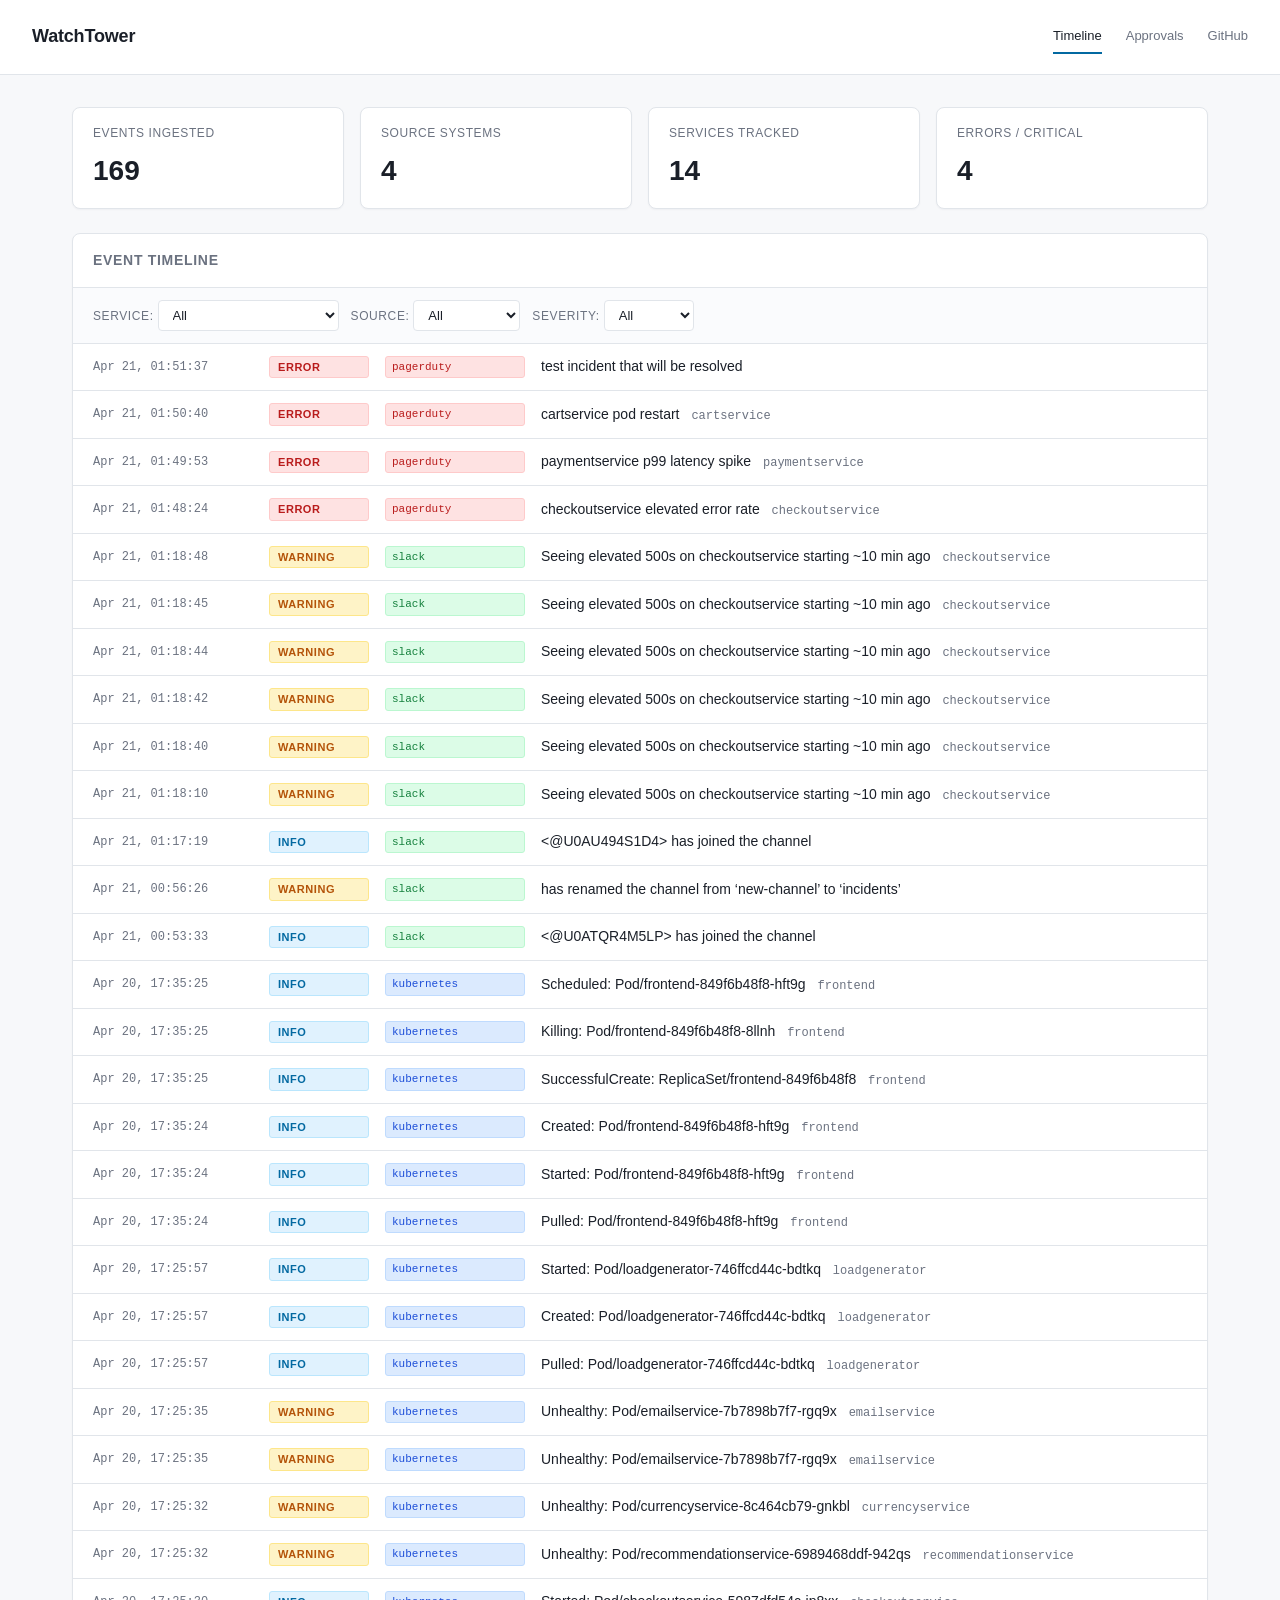
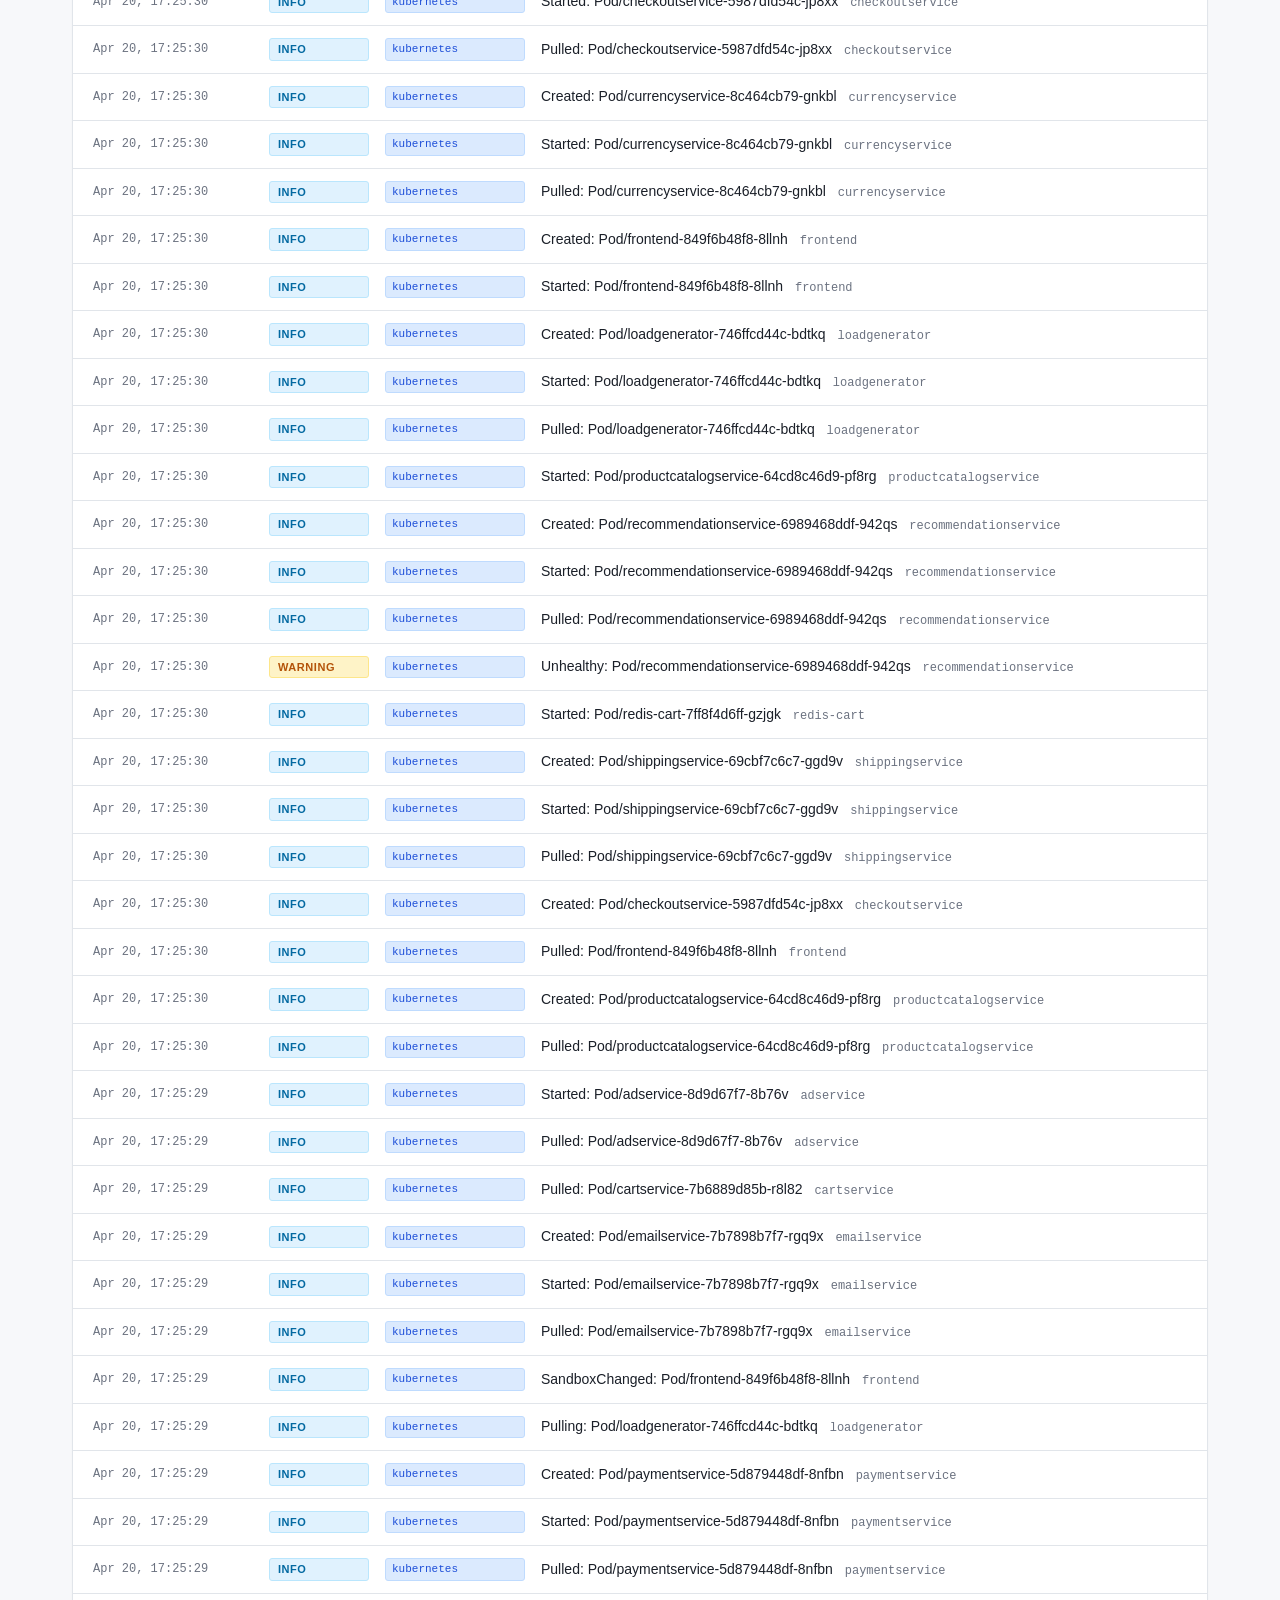
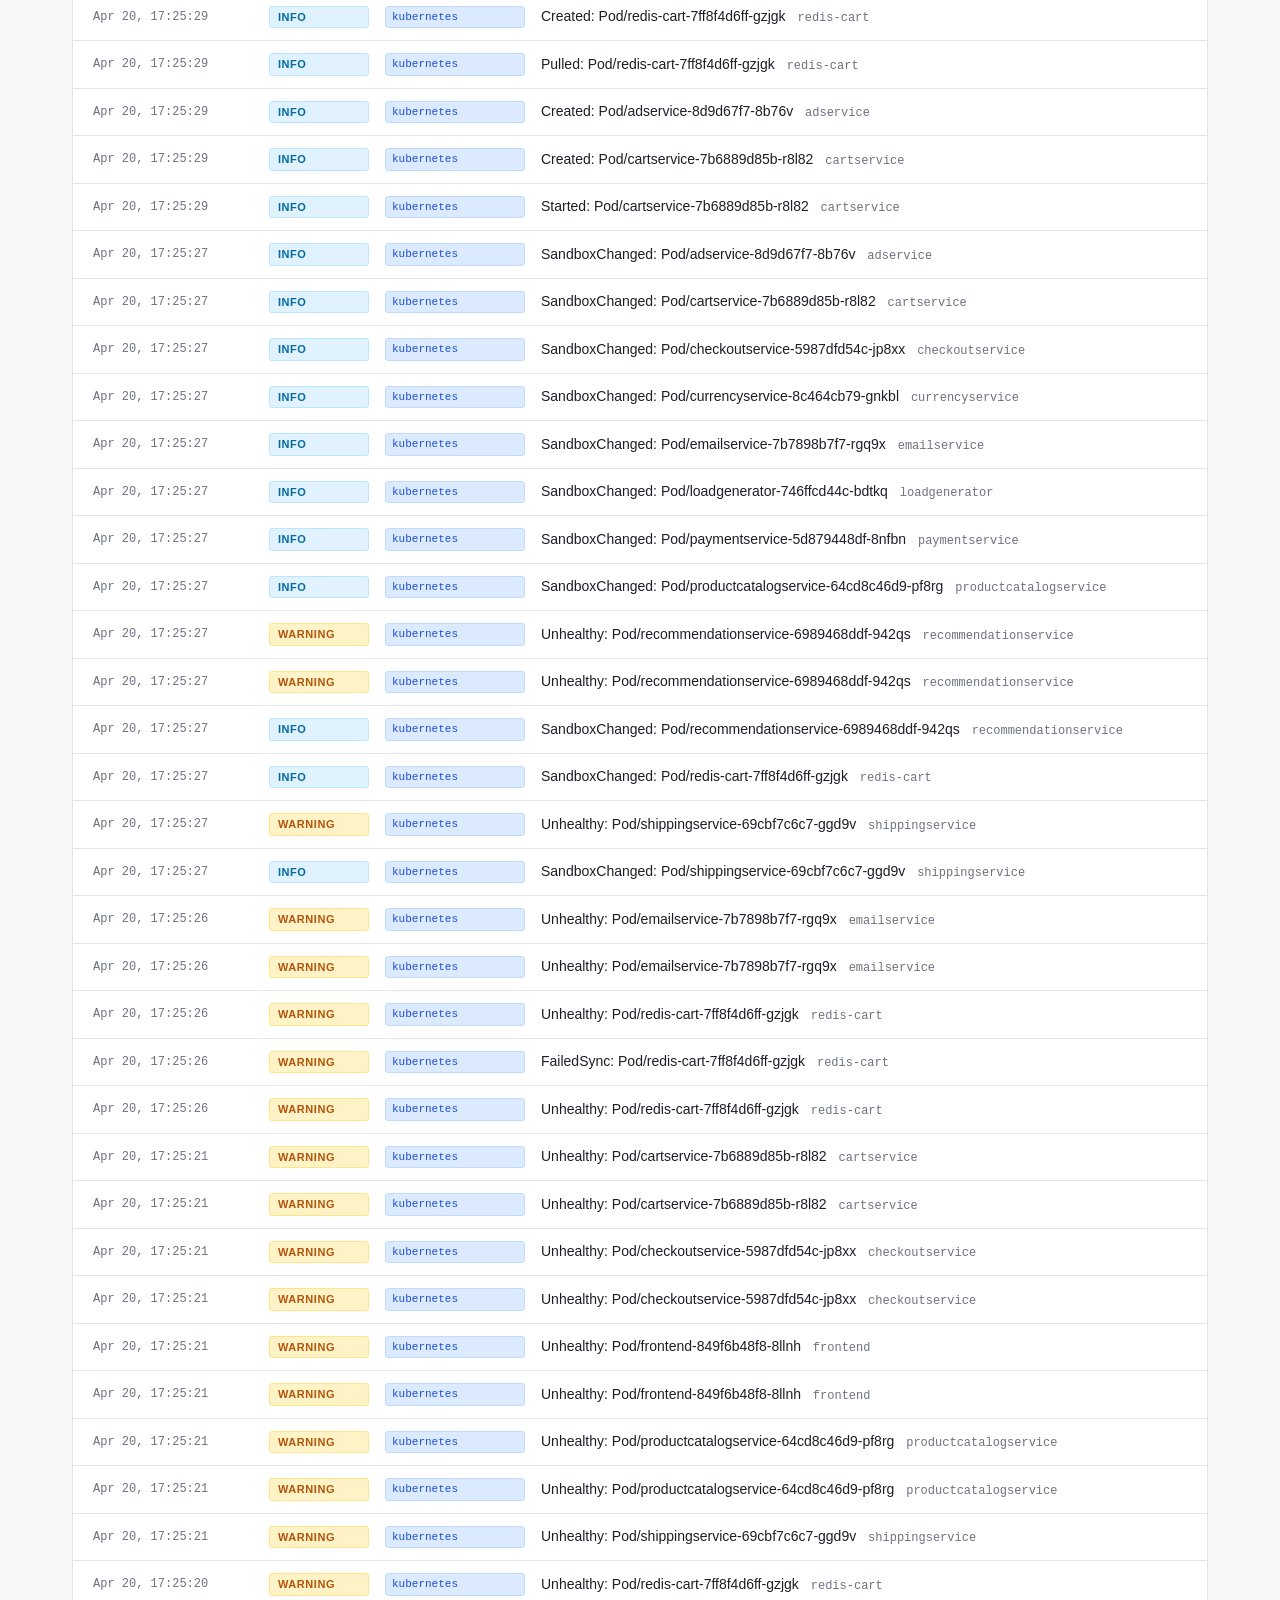
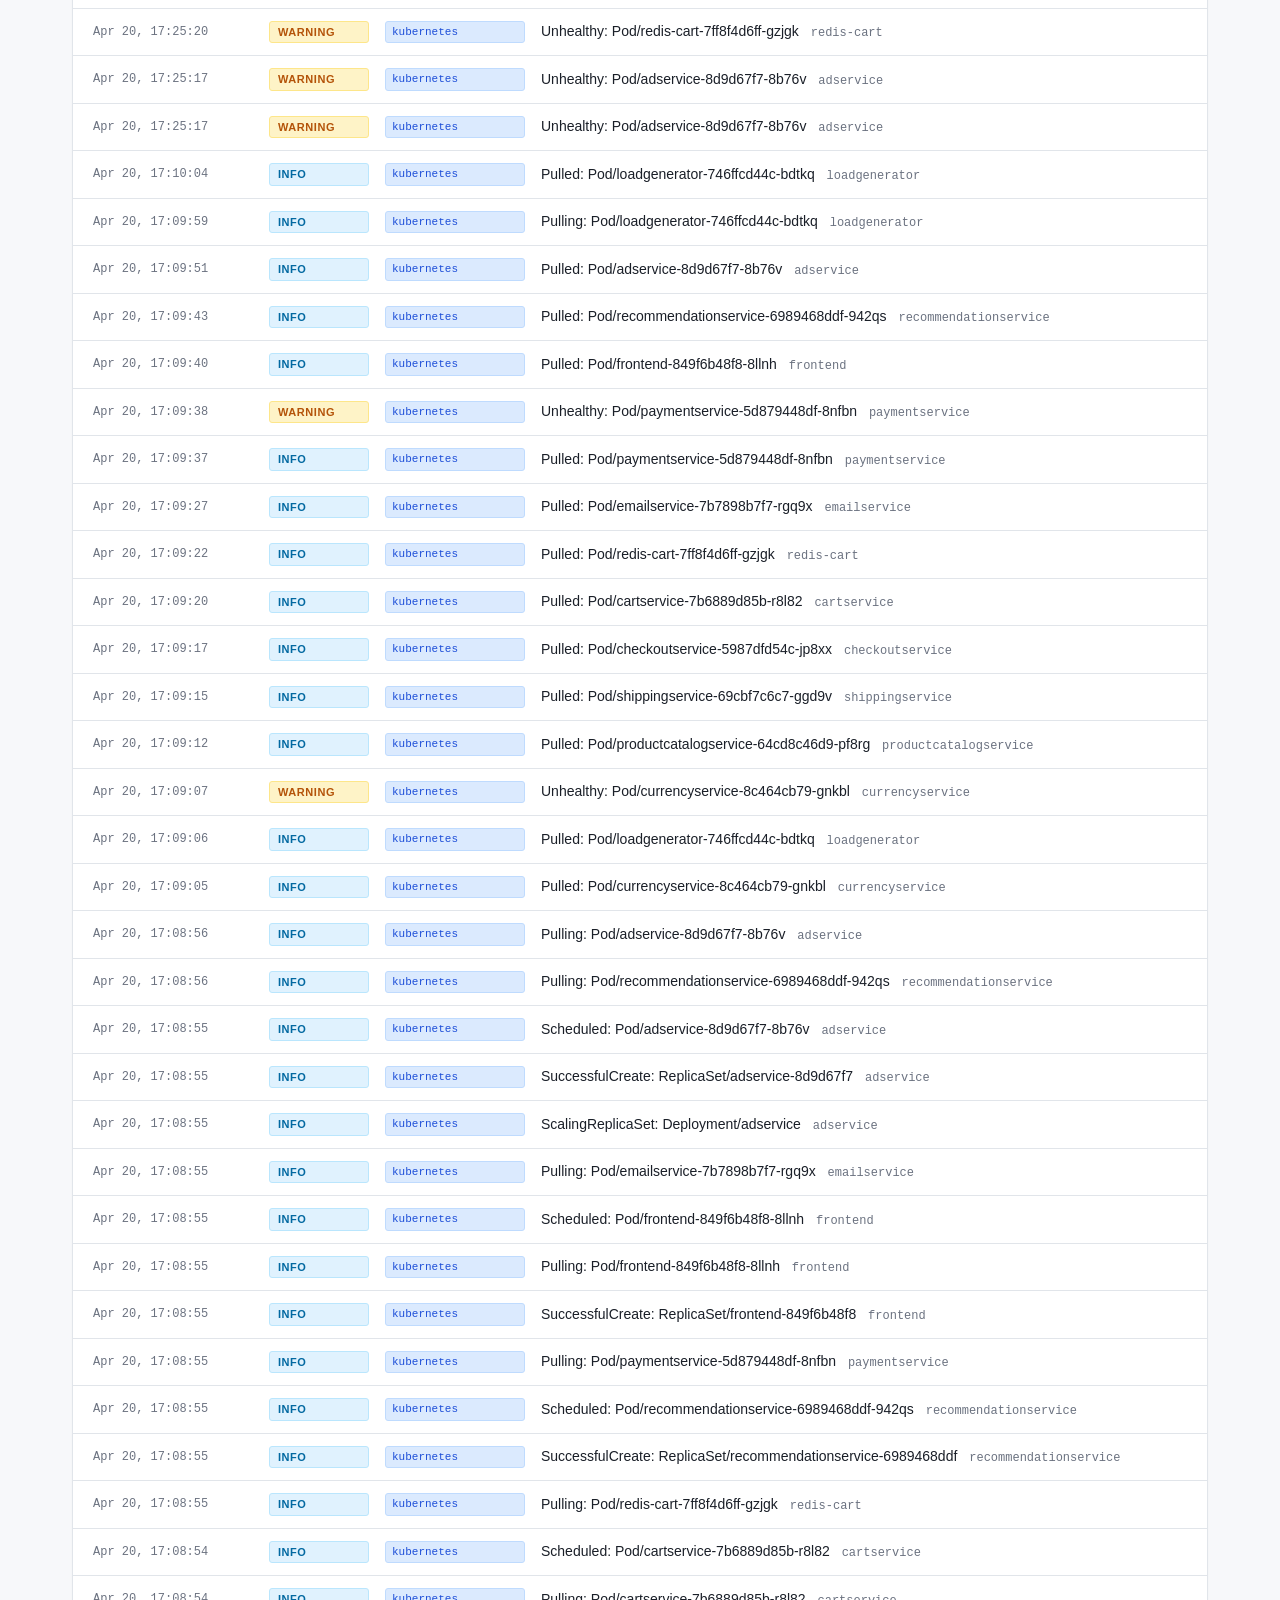
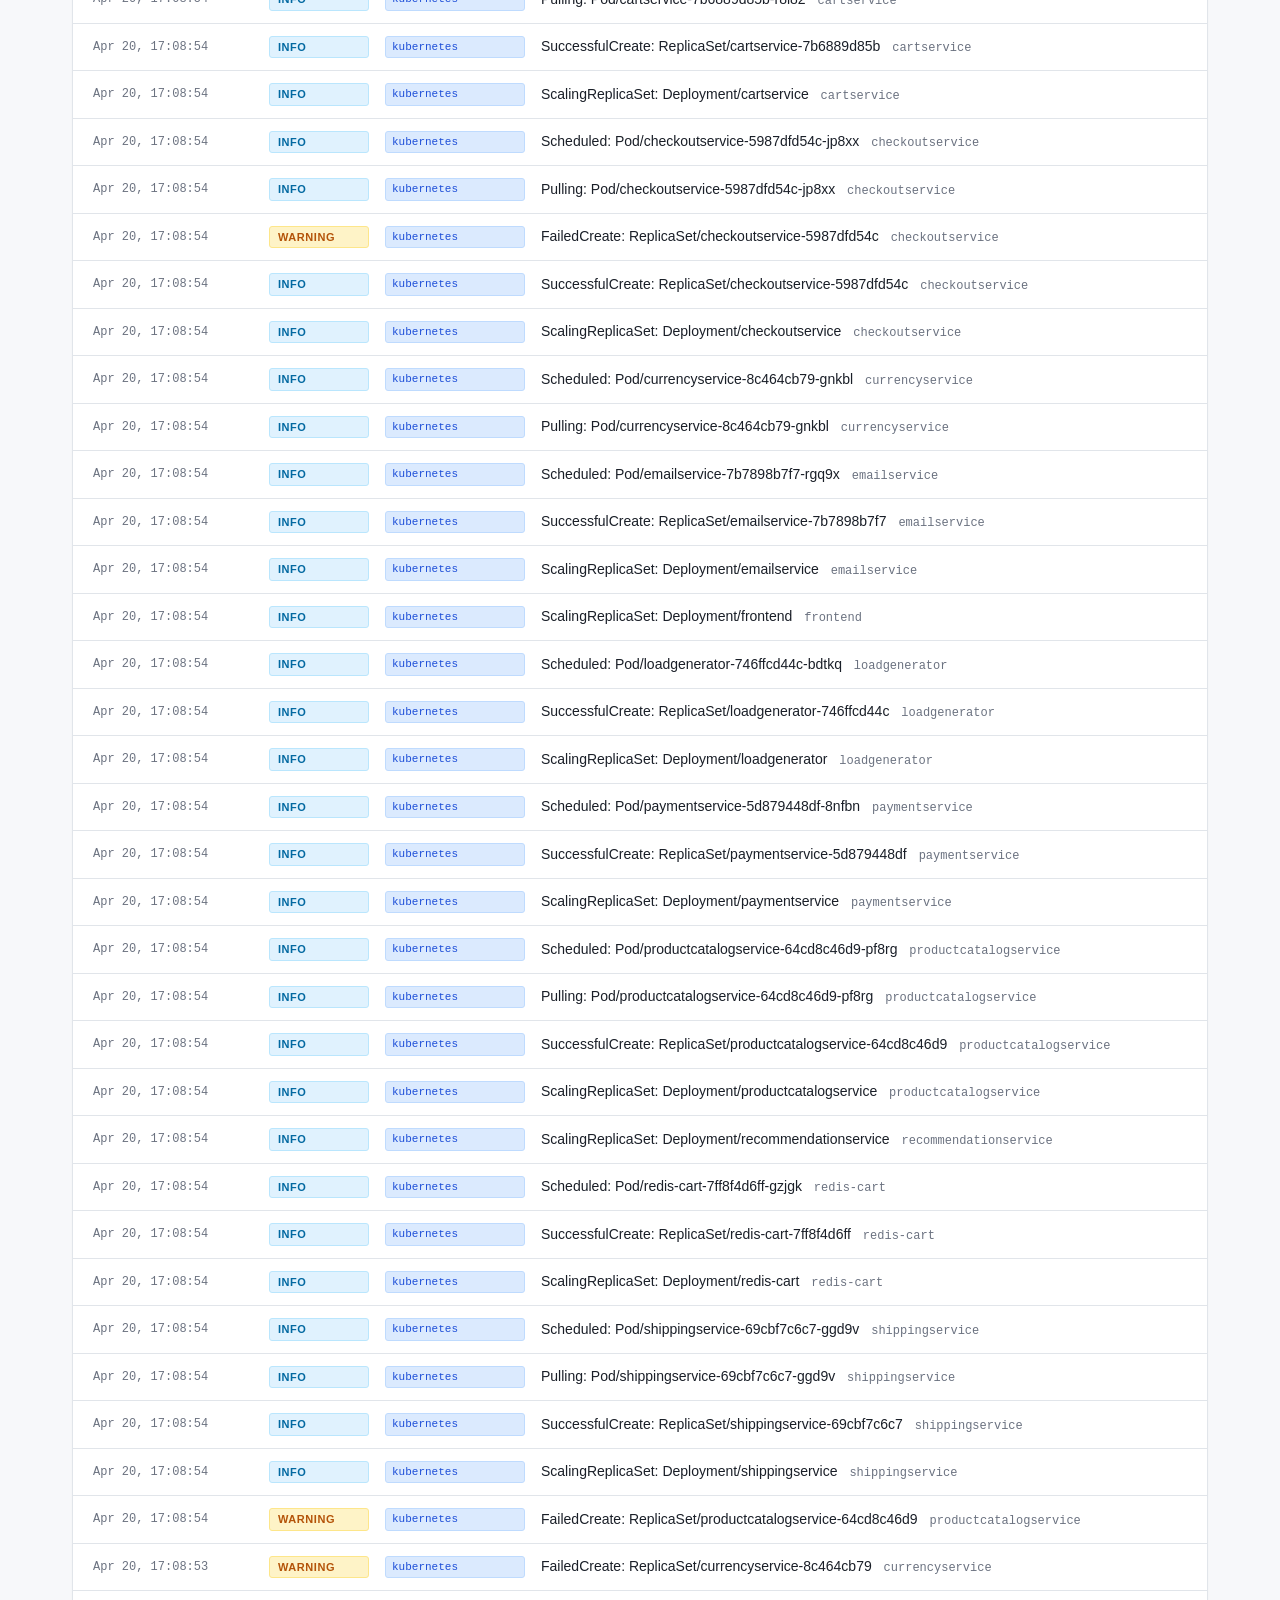
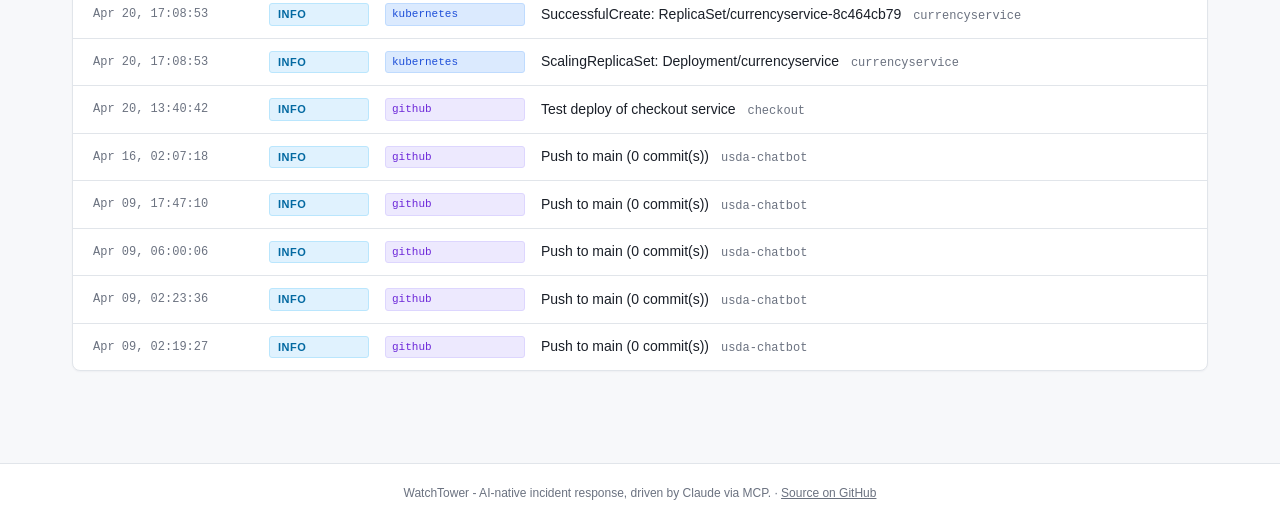
<file: index.html>
<!DOCTYPE html>
<html lang="en">
<head>
  <meta charset="UTF-8">
  <meta name="viewport" content="width=device-width, initial-scale=1.0">
  <title>WatchTower - Timeline</title>
  <link rel="stylesheet" href="css/style.css">
</head>
<body>
  <header>
    <h1><a href="index.html">WatchTower</a></h1>
    <nav>
      <a href="index.html" class="active">Timeline</a>
      <a href="approvals.html">Approvals</a>
      <a href="https://github.com/Aruthrasathishkumar/Watchtower-MCP-server-for-incident-response" target="_blank">GitHub</a>
    </nav>
  </header>
  <main>
    <div class="stat-grid" id="stats"></div>
    <div class="panel">
      <h2>Event timeline</h2>
      <div class="filters">
        <label>Service:
          <select id="filter-service"><option value="">All</option></select>
        </label>
        <label>Source:
          <select id="filter-source"><option value="">All</option></select>
        </label>
        <label>Severity:
          <select id="filter-severity">
            <option value="">All</option>
            <option value="info">Info</option>
            <option value="warning">Warning</option>
            <option value="error">Error</option>
            <option value="critical">Critical</option>
          </select>
        </label>
      </div>
      <div class="timeline" id="timeline"></div>
    </div>
  </main>
  <footer>
    WatchTower - AI-native incident response, driven by Claude via MCP.
    · <a href="https://github.com/Aruthrasathishkumar/Watchtower-MCP-server-for-incident-response" target="_blank">Source on GitHub</a>
  </footer>
  <script src="js/timeline.js"></script>
</body>
</html>
</file>
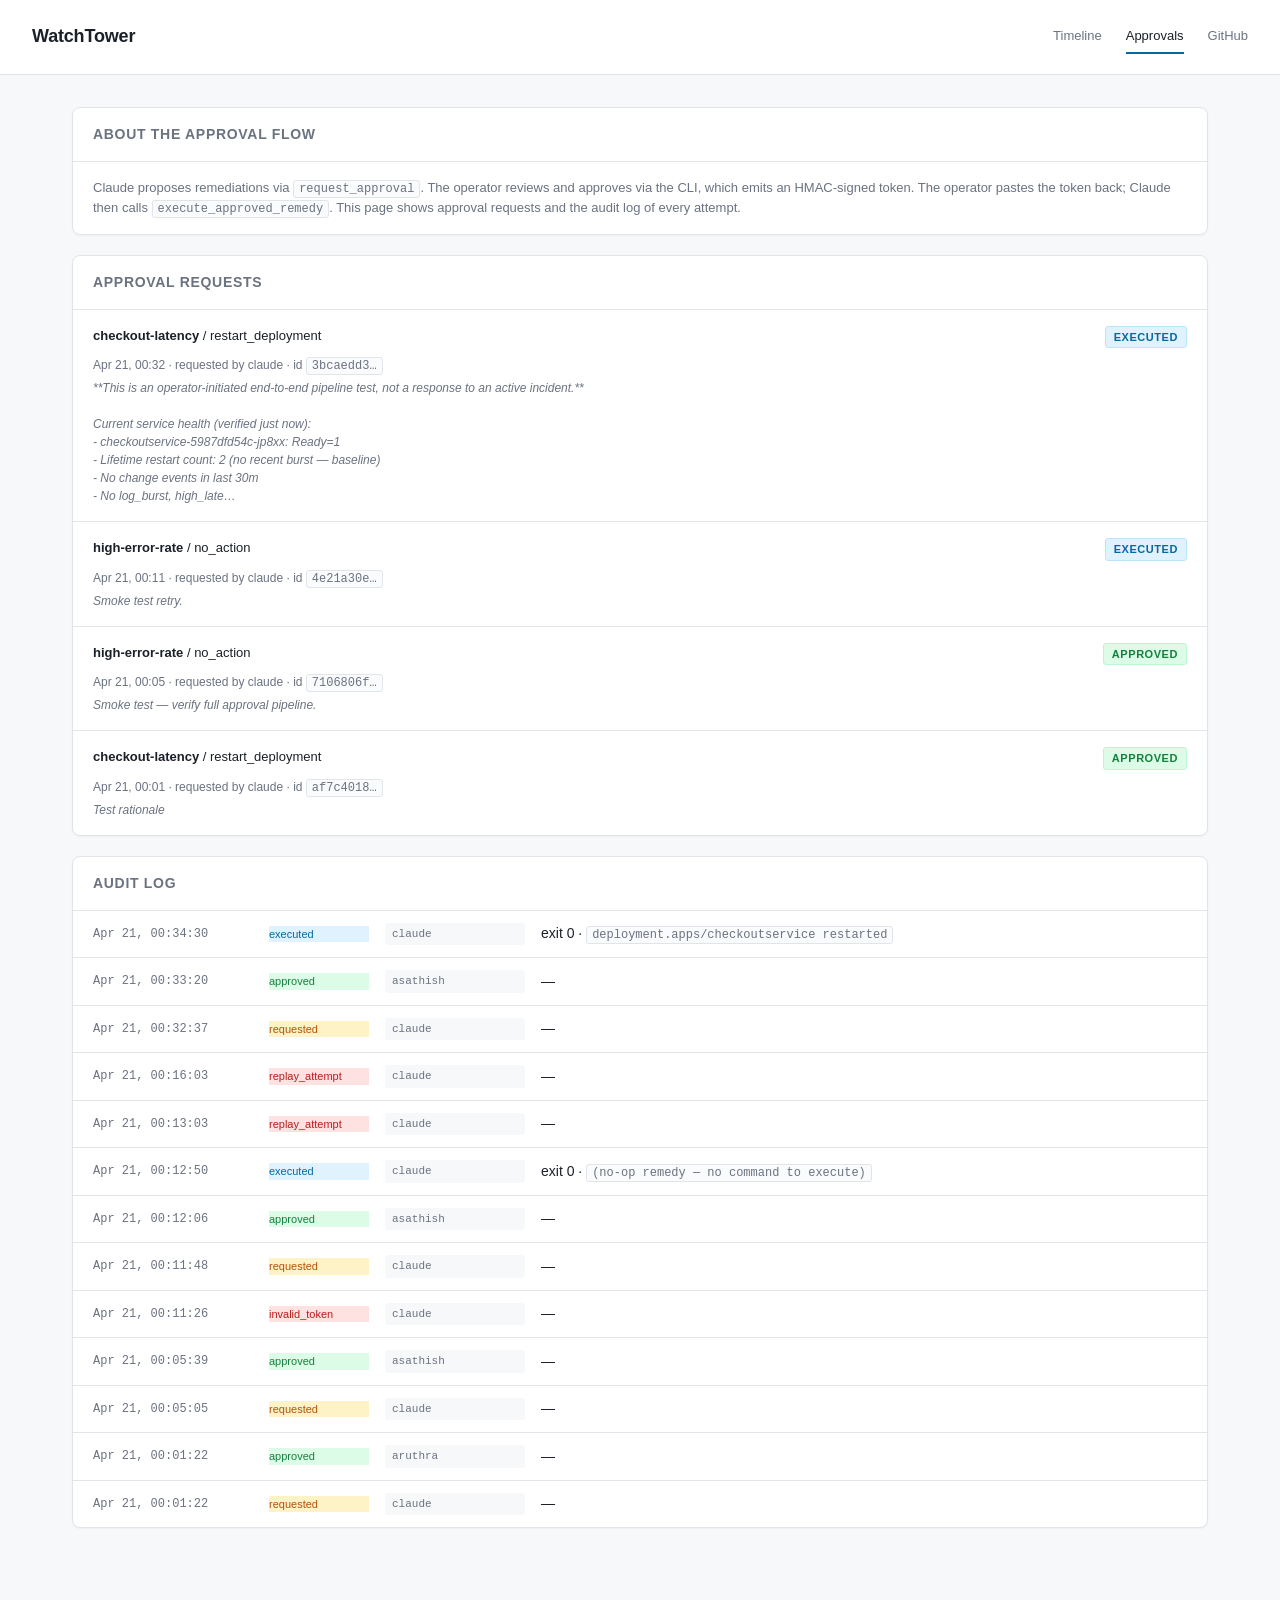
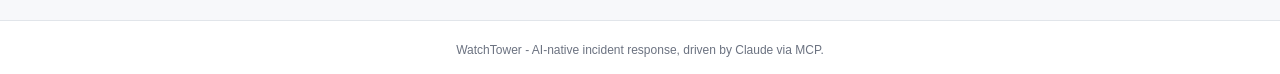
<file: approvals.html>
<!DOCTYPE html>
<html lang="en">
<head>
  <meta charset="UTF-8">
  <meta name="viewport" content="width=device-width, initial-scale=1.0">
  <title>WatchTower - Approvals</title>
  <link rel="stylesheet" href="css/style.css">
</head>
<body>
  <header>
    <h1><a href="index.html">WatchTower</a></h1>
    <nav>
      <a href="index.html">Timeline</a>
      <a href="approvals.html" class="active">Approvals</a>
      <a href="https://github.com/Aruthrasathishkumar/Watchtower-MCP-server-for-incident-response" target="_blank">GitHub</a>
    </nav>
  </header>
  <main>
    <div class="panel">
      <h2>About the approval flow</h2>
      <div class="kv-list" style="padding: 16px 20px;">
        <p style="margin: 0; font-size: 13px; color: var(--text-dim);">
          Claude proposes remediations via <code>request_approval</code>. The operator
          reviews and approves via the CLI, which emits an HMAC-signed token. The operator
          pastes the token back; Claude then calls <code>execute_approved_remedy</code>.
          This page shows approval requests and the audit log of every attempt.
        </p>
      </div>
    </div>
    <div class="panel">
      <h2>Approval requests</h2>
      <div id="approvals-list"></div>
    </div>
    <div class="panel">
      <h2>Audit log</h2>
      <div id="audit-list"></div>
    </div>
  </main>
  <footer>
    WatchTower - AI-native incident response, driven by Claude via MCP.
  </footer>
  <script src="js/approvals.js"></script>
</body>
</html>
</file>
<file: css/style.css>
/* WatchTower - minimal incident response UI (light theme) */

:root {
  --bg: #f7f8fa;
  --bg-panel: #ffffff;
  --bg-panel-hover: #f0f3f7;
  --border: #e1e5ea;
  --text: #1a1f28;
  --text-dim: #6b7280;
  --accent: #0369a1;
  --sev-info: #0369a1;
  --sev-warning: #b45309;
  --sev-error: #b91c1c;
  --sev-critical: #7f1d1d;
  --source-github: #6d28d9;
  --source-kubernetes: #1d4ed8;
  --source-slack: #15803d;
  --source-pagerduty: #b91c1c;
  --mono: 'SF Mono', ui-monospace, 'JetBrains Mono', Menlo, Consolas, monospace;
}

* { box-sizing: border-box; }

body {
  margin: 0;
  background: var(--bg);
  color: var(--text);
  font-family: -apple-system, BlinkMacSystemFont, "Segoe UI", Roboto, sans-serif;
  font-size: 14px;
  line-height: 1.5;
}

header {
  padding: 20px 32px;
  background: var(--bg-panel);
  border-bottom: 1px solid var(--border);
  display: flex;
  align-items: center;
  justify-content: space-between;
}

header h1 {
  margin: 0;
  font-size: 18px;
  font-weight: 600;
  letter-spacing: -0.01em;
}

header h1 a {
  color: var(--text);
  text-decoration: none;
}

nav {
  display: flex;
  gap: 24px;
}

nav a {
  color: var(--text-dim);
  text-decoration: none;
  font-size: 13px;
  font-weight: 500;
  padding: 6px 0;
  border-bottom: 2px solid transparent;
}

nav a.active, nav a:hover {
  color: var(--text);
  border-bottom-color: var(--accent);
}

main {
  max-width: 1200px;
  margin: 0 auto;
  padding: 32px;
}

.panel {
  background: var(--bg-panel);
  border: 1px solid var(--border);
  border-radius: 8px;
  margin-bottom: 20px;
  box-shadow: 0 1px 2px rgba(15, 23, 42, 0.04);
}

.panel h2 {
  margin: 0;
  padding: 16px 20px;
  border-bottom: 1px solid var(--border);
  font-size: 14px;
  font-weight: 600;
  text-transform: uppercase;
  letter-spacing: 0.05em;
  color: var(--text-dim);
}

.filters {
  display: flex;
  gap: 12px;
  padding: 12px 20px;
  border-bottom: 1px solid var(--border);
  flex-wrap: wrap;
  background: #fafbfd;
}

.filters select, .filters input {
  background: var(--bg-panel);
  color: var(--text);
  border: 1px solid var(--border);
  border-radius: 4px;
  padding: 6px 10px;
  font-size: 13px;
  font-family: inherit;
}

.filters select:focus, .filters input:focus {
  outline: none;
  border-color: var(--accent);
  box-shadow: 0 0 0 3px rgba(3, 105, 161, 0.1);
}

.filters label {
  color: var(--text-dim);
  font-size: 12px;
  text-transform: uppercase;
  letter-spacing: 0.05em;
  align-self: center;
}

/* Event / timeline rows */

.timeline {
  padding: 0;
}

.event-row {
  display: grid;
  grid-template-columns: 160px 100px 140px auto;
  gap: 16px;
  align-items: center;
  padding: 12px 20px;
  border-bottom: 1px solid var(--border);
  cursor: pointer;
  transition: background 0.1s;
}

.event-row:last-child {
  border-bottom: none;
}

.event-row:hover {
  background: var(--bg-panel-hover);
}

.event-time {
  font-family: var(--mono);
  font-size: 12px;
  color: var(--text-dim);
}

.event-severity {
  display: inline-block;
  padding: 2px 8px;
  border-radius: 3px;
  font-size: 11px;
  text-transform: uppercase;
  letter-spacing: 0.05em;
  font-weight: 600;
  border: 1px solid transparent;
}

.event-severity.info     { background: #e0f2fe; color: var(--sev-info);     border-color: #bae6fd; }
.event-severity.warning  { background: #fef3c7; color: var(--sev-warning);  border-color: #fde68a; }
.event-severity.error    { background: #fee2e2; color: var(--sev-error);    border-color: #fecaca; }
.event-severity.critical { background: #fecaca; color: var(--sev-critical); border-color: #fca5a5; }

.event-source {
  display: inline-block;
  padding: 2px 6px;
  border-radius: 3px;
  font-size: 11px;
  font-family: var(--mono);
  border: 1px solid transparent;
}

.event-source.github     { background: #ede9fe; color: var(--source-github);     border-color: #ddd6fe; }
.event-source.kubernetes { background: #dbeafe; color: var(--source-kubernetes); border-color: #bfdbfe; }
.event-source.slack      { background: #dcfce7; color: var(--source-slack);      border-color: #bbf7d0; }
.event-source.pagerduty  { background: #fee2e2; color: var(--source-pagerduty);  border-color: #fecaca; }

.event-title {
  font-weight: 500;
  color: var(--text);
  overflow: hidden;
  text-overflow: ellipsis;
  white-space: nowrap;
}

.event-service {
  display: inline-block;
  font-family: var(--mono);
  font-size: 12px;
  color: var(--text-dim);
  margin-left: 8px;
}

/* Stat cards */

.stat-grid {
  display: grid;
  grid-template-columns: repeat(auto-fit, minmax(180px, 1fr));
  gap: 16px;
  margin-bottom: 24px;
}

.stat-card {
  background: var(--bg-panel);
  border: 1px solid var(--border);
  border-radius: 8px;
  padding: 16px 20px;
  box-shadow: 0 1px 2px rgba(15, 23, 42, 0.04);
}

.stat-card .stat-label {
  color: var(--text-dim);
  font-size: 12px;
  text-transform: uppercase;
  letter-spacing: 0.05em;
  margin-bottom: 8px;
}

.stat-card .stat-value {
  font-size: 28px;
  font-weight: 700;
  color: var(--text);
}

/* Incident detail */

.detail-grid {
  display: grid;
  grid-template-columns: 2fr 1fr;
  gap: 20px;
}

@media (max-width: 900px) {
  .detail-grid { grid-template-columns: 1fr; }
}

.kv-list {
  padding: 16px 20px;
}

.kv-list .kv {
  display: flex;
  gap: 16px;
  padding: 6px 0;
  border-bottom: 1px solid var(--border);
  font-size: 13px;
}

.kv-list .kv:last-child { border-bottom: none; }

.kv-list .kv .k {
  color: var(--text-dim);
  width: 110px;
  flex-shrink: 0;
  text-transform: uppercase;
  font-size: 11px;
  letter-spacing: 0.05em;
  padding-top: 2px;
}

.kv-list .kv .v {
  color: var(--text);
  font-family: var(--mono);
  word-break: break-all;
}

pre.json {
  margin: 0;
  padding: 16px 20px;
  font-family: var(--mono);
  font-size: 12px;
  color: var(--text);
  background: #fafbfd;
  overflow-x: auto;
  white-space: pre-wrap;
  word-break: break-word;
}

/* Approval queue */

.approval-row {
  padding: 16px 20px;
  border-bottom: 1px solid var(--border);
}

.approval-row:last-child { border-bottom: none; }

.approval-header {
  display: flex;
  justify-content: space-between;
  margin-bottom: 8px;
  font-size: 13px;
}

.approval-header .status {
  text-transform: uppercase;
  font-size: 11px;
  letter-spacing: 0.05em;
  font-weight: 600;
  padding: 2px 8px;
  border-radius: 3px;
  border: 1px solid transparent;
}

.status.pending  { background: #fef3c7; color: var(--sev-warning);   border-color: #fde68a; }
.status.approved { background: #dcfce7; color: var(--source-slack);  border-color: #bbf7d0; }
.status.denied   { background: #fee2e2; color: var(--sev-error);     border-color: #fecaca; }
.status.expired  { background: #f3f4f6; color: var(--text-dim);      border-color: #e5e7eb; }
.status.executed { background: #e0f2fe; color: var(--sev-info);      border-color: #bae6fd; }

.approval-rationale {
  color: var(--text-dim);
  font-size: 12px;
  font-style: italic;
  margin-top: 4px;
  white-space: pre-wrap;
}

/* Empty states */

.empty {
  padding: 40px 20px;
  text-align: center;
  color: var(--text-dim);
  font-size: 13px;
}

footer {
  padding: 20px 32px;
  text-align: center;
  color: var(--text-dim);
  font-size: 12px;
  border-top: 1px solid var(--border);
  background: var(--bg-panel);
  margin-top: 40px;
}

footer a { color: var(--text-dim); }

code {
  background: #fafbfd;
  border: 1px solid var(--border);
  border-radius: 3px;
  padding: 1px 5px;
  font-family: var(--mono);
  font-size: 12px;
}
</file>
